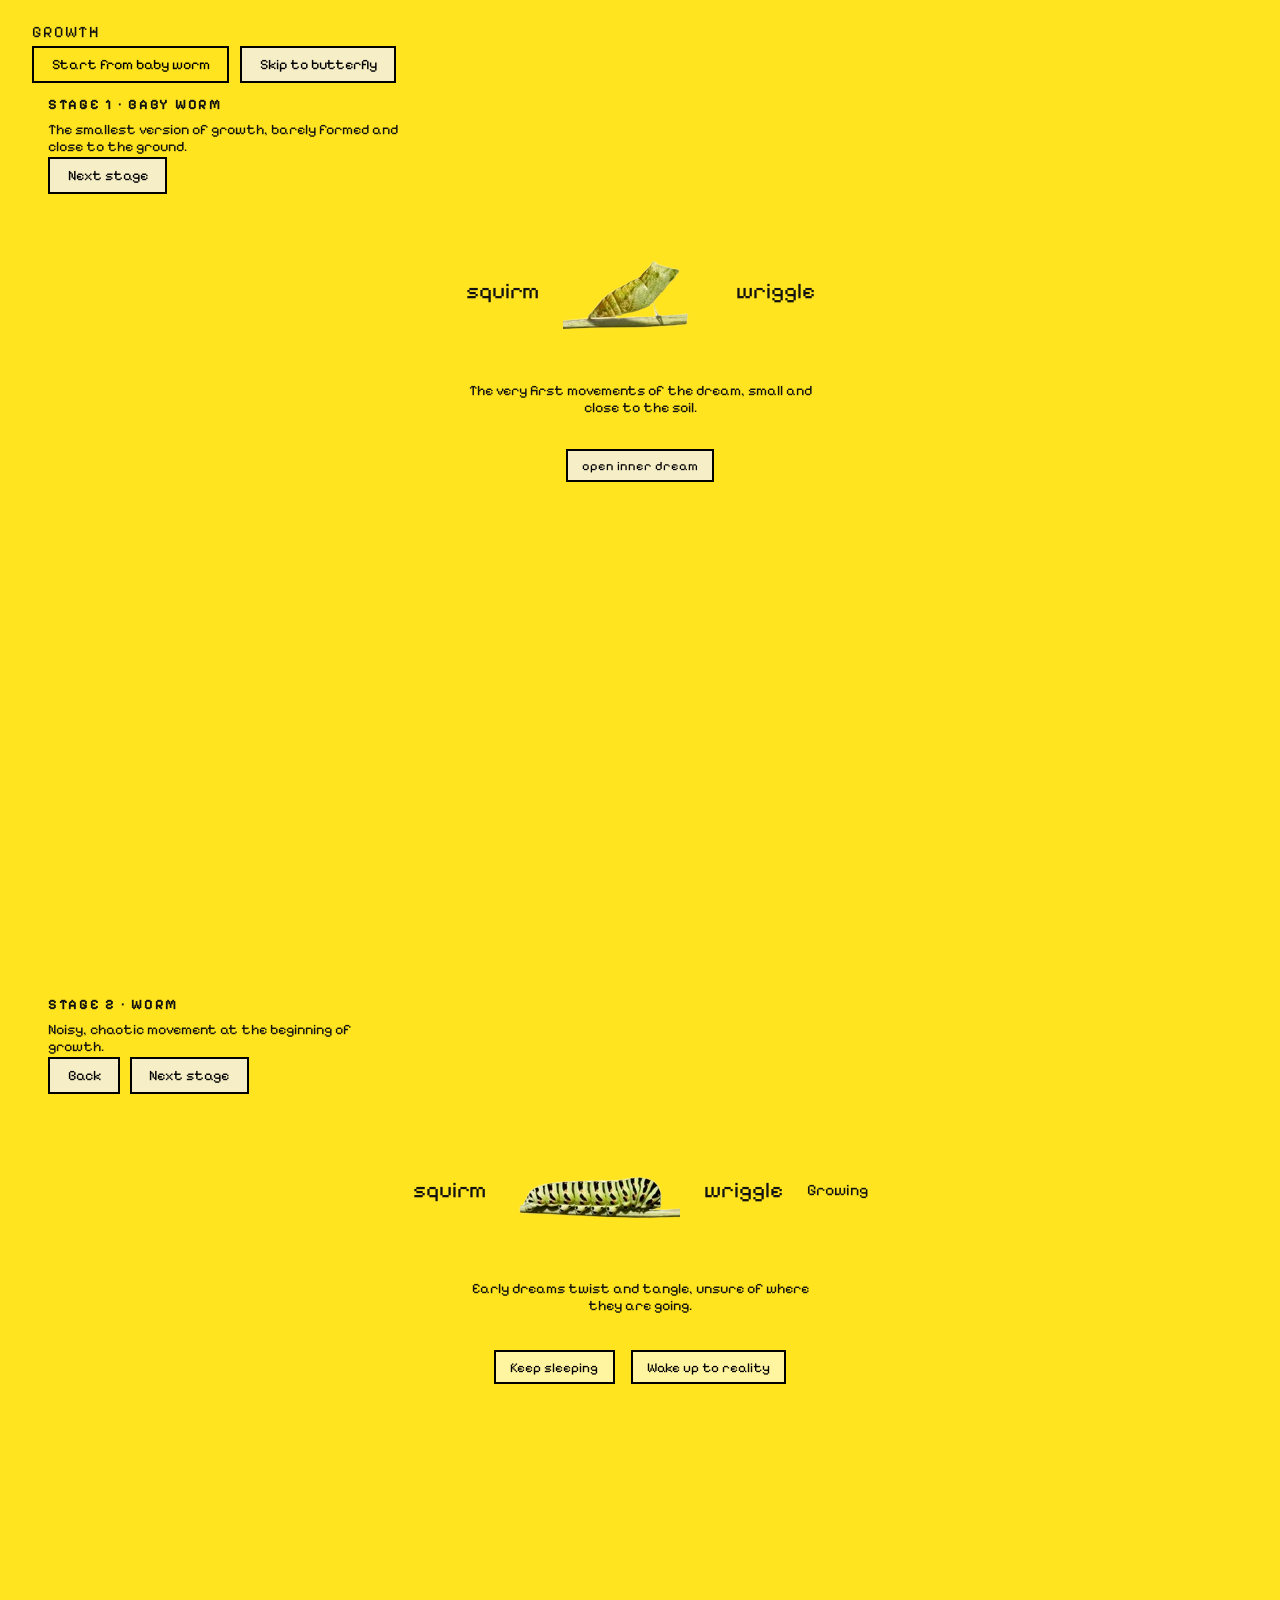
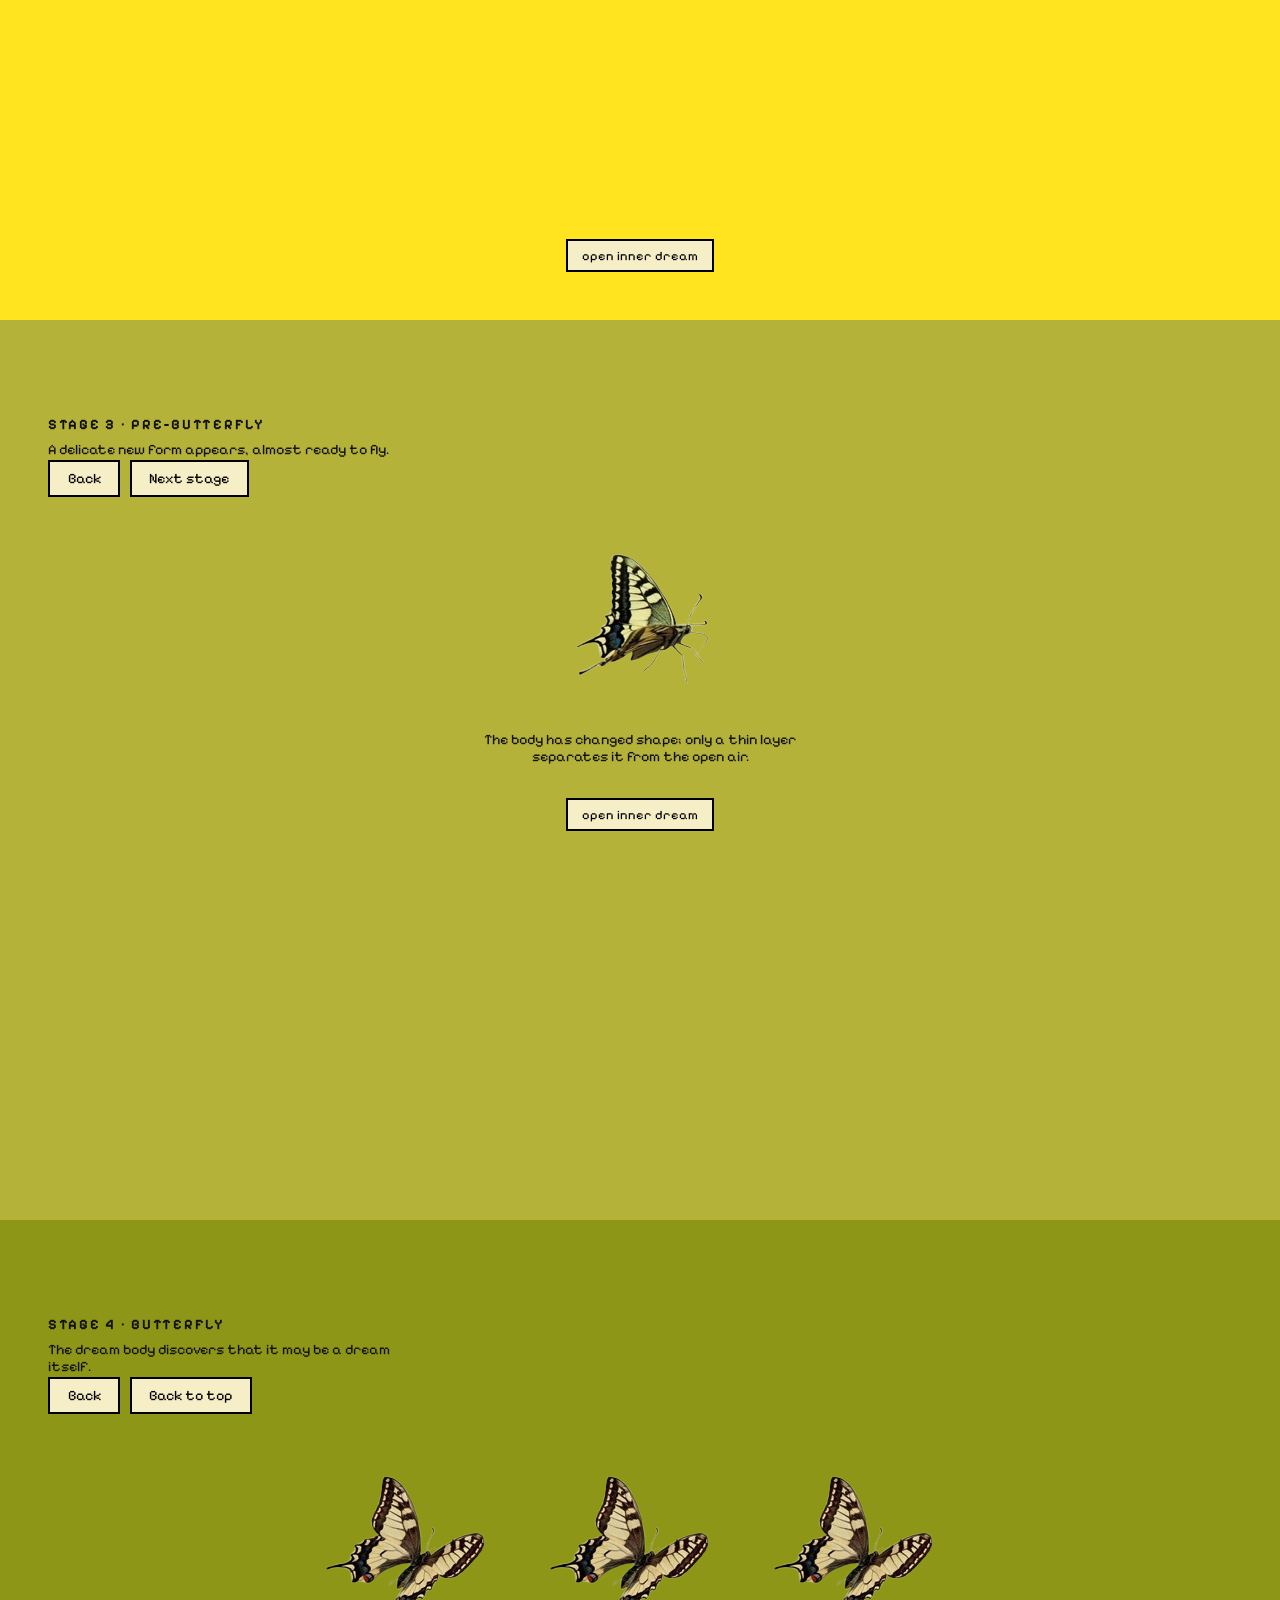
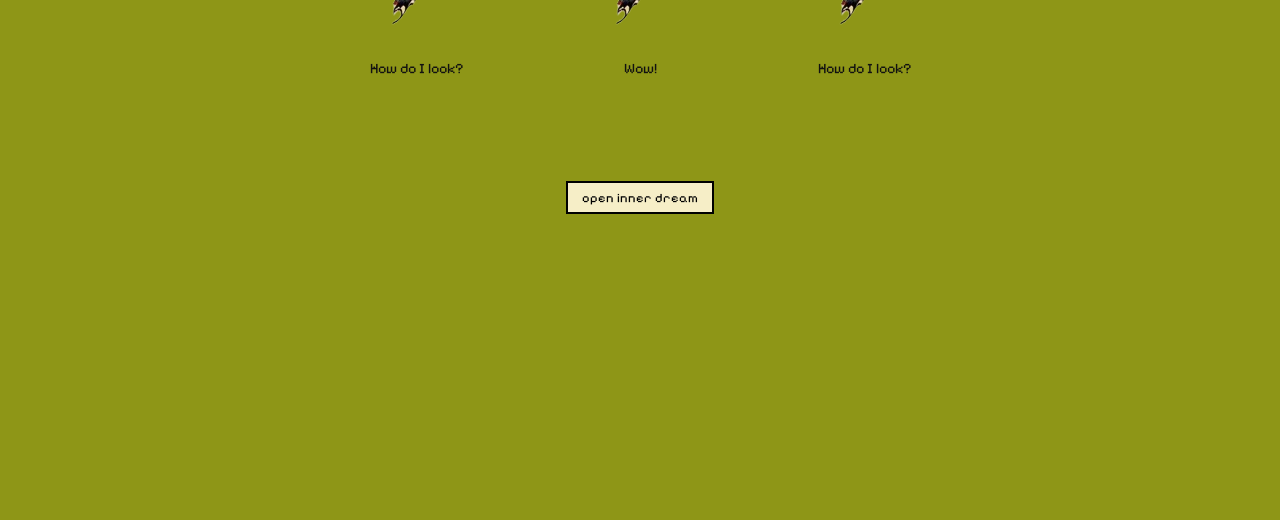
<file: index.html>
<!DOCTYPE html>
<html lang="en">
<head>
  <meta charset="UTF-8" />
  <title>Growth – Worm to Butterfly</title>

  <link rel="preconnect" href="https://fonts.googleapis.com" />
  <link rel="preconnect" href="https://fonts.gstatic.com" crossorigin />
  <link
    href="https://fonts.googleapis.com/css2?family=Pixelify+Sans:wght@400;600;700&display=swap"
    rel="stylesheet"
  />

  <link rel="stylesheet" href="style.css" />
</head>
<body>
  <main class="growth-map">
    <header class="top-hero" id="top">
      <div class="top-inner">
        <div class="logo">growth</div>
        <nav class="main-nav">
       
        </nav>
      </div>

      <section class="hero-content">
        <div class="hero-buttons">
          <a href="#stage-baby-worm" class="btn btn-primary">Start from baby worm</a>
          <a href="#stage-butterfly" class="btn btn-secondary">Skip to butterfly</a>
        </div>
      </section>
    </header>

    <section class="panel panel-yellow stage-baby-worm" id="stage-baby-worm">
      <header class="stage-hero">
        <h2 class="stage-label">Stage 1 · Baby Worm</h2>
        <p class="stage-intro">
          The smallest version of growth, barely formed and close to the ground.
        </p>
        <div class="stage-buttons">
          <a href="#stage-worm" class="btn btn-secondary">Next stage</a>
        </div>
      </header>

      <div class="stage-center">
        <div class="worm-visual">
          <div class="word squirm">squirm</div>
          <img src="images/worm1.png" alt="baby worm" class="stage-img" />
          <div class="word wriggle">wriggle</div>
        </div>

        <p class="stage-description">
          The very first movements of the dream, small and close to the soil.
        </p>

        <button class="inner-dream-toggle" data-stage="1">
          open inner dream
        </button>
      </div>
    </section>


    <section class="panel panel-yellow stage-worm" id="stage-worm">
      <header class="stage-hero">
        <h2 class="stage-label">Stage 2 · Worm</h2>
        <p class="stage-intro">
          Noisy, chaotic movement at the beginning of growth.
        </p>
        <div class="stage-buttons">
          <a href="#stage-baby-worm" class="btn btn-secondary">Back</a>
          <a href="#stage-pre-butterfly" class="btn btn-secondary">Next stage</a>
        </div>
      </header>

      <div class="stage-center">
        <div class="worm-visual">
          <div class="word squirm">squirm</div>
          <img src="images/worm.png" alt="worm" class="stage-img" />
          <div class="word wriggle">wriggle</div>
          <div class="word grow">Growing</div>
        </div>

        <p class="stage-description">
          Early dreams twist and tangle, unsure of where they are going.
        </p>

        <div class="branch-buttons">
          <button class="branch-btn" data-branch="sleep">Keep sleeping</button>
          <button class="branch-btn" data-branch="wake">Wake up to reality</button>
        </div>

  
        <div class="branch-quote branch-quote-sleep">
          <p class="branch-label">Keep sleeping</p>
          <p class="quote">
            “At first, his dreams were chaotic; somewhat later, they were of a
            dialectical nature.” — Jorge Luis Borges, <em>The Circular Ruins</em>
          </p>
          <p class="quote-explain">
            Early dreams are messy and tangled, like a worm that keeps squirming
            without knowing what it will become.
          </p>
        </div>

        <div class="branch-quote branch-quote-wake">
          <p class="branch-label">Wake up to reality</p>
          <p class="quote">
            “Gradually, he accustomed the boy to reality.” — Jorge Luis Borges
          </p>
          <p class="quote-explain">
            The body slowly practices the air of reality, getting ready to leave
            the dream where it was first created.
          </p>
        </div>

        
        <button class="inner-dream-toggle" data-stage="2">
          open inner dream
        </button>
      </div>
    </section>


    <section class="panel panel-olive stage-pre-butterfly" id="stage-pre-butterfly">
      <header class="stage-hero">
        <h2 class="stage-label">Stage 3 · Pre‑Butterfly</h2>
        <p class="stage-intro">
          A delicate new form appears, almost ready to fly.
        </p>
        <div class="stage-buttons">
          <a href="#stage-worm" class="btn btn-secondary">Back</a>
          <a href="#stage-butterfly" class="btn btn-secondary">Next stage</a>
        </div>
      </header>

      <div class="stage-center">
        <img src="images/bu2.png" alt="pre-butterfly" class="stage-img" />

        <p class="stage-description">
          The body has changed shape; only a thin layer separates it from the open air.
        </p>

        <button class="inner-dream-toggle" data-stage="3">
          open inner dream
        </button>
      </div>
    </section>

    
    <section class="panel panel-olive-dark stage-butterfly" id="stage-butterfly">
      <header class="stage-hero">
        <h2 class="stage-label">Stage 4 · Butterfly</h2>
        <p class="stage-intro">
          The dream body discovers that it may be a dream itself.
        </p>
        <div class="stage-buttons">
          <a href="#stage-pre-butterfly" class="btn btn-secondary">Back</a>
          <a href="#top" class="btn btn-secondary">Back to top</a>
        </div>
      </header>

      <div class="stage-center">
        <div class="butterfly-row">
          <div class="butterfly-card">
            <img src="images/bu.png" alt="butterfly" class="stage-img" />
            <p class="caption">How do I look?</p>
          </div>
          <div class="butterfly-card">
            <img src="images/bu.png" alt="butterfly" class="stage-img" />
            <p class="caption">Wow!</p>
          </div>
          <div class="butterfly-card">
            <img src="images/bu.png" alt="butterfly" class="stage-img" />
            <p class="caption">How do I look?</p>
          </div>
        </div>

        <p class="stage-description final-text">

        <p class="quote final-quote">
      

        <button class="inner-dream-toggle" data-stage="4">
          open inner dream
        </button>
      </div>
    </section>
  </main>

 
  <div class="inner-dream-overlay" id="innerDream">
    <div class="inner-dream-content">
      <button class="inner-dream-close">×</button>
      <h2>inner dream</h2>

 
      <div id="innerDreamBody">
  
        <p class="quote">
          “Almost immediately, he dreamt of a beating heart… active, warm,
          secret, the size of a closed fist.” — Jorge Luis Borges,
          <em>The Circular Ruins</em>
        </p>
        <p class="quote-explain">
          Hidden inside, a heart the size of a closed fist is imagined first and
          begins to grow.
        </p>
      </div>
    </div>
  </div>

  <script src="script.js"></script>
</body>
</html>
</file>
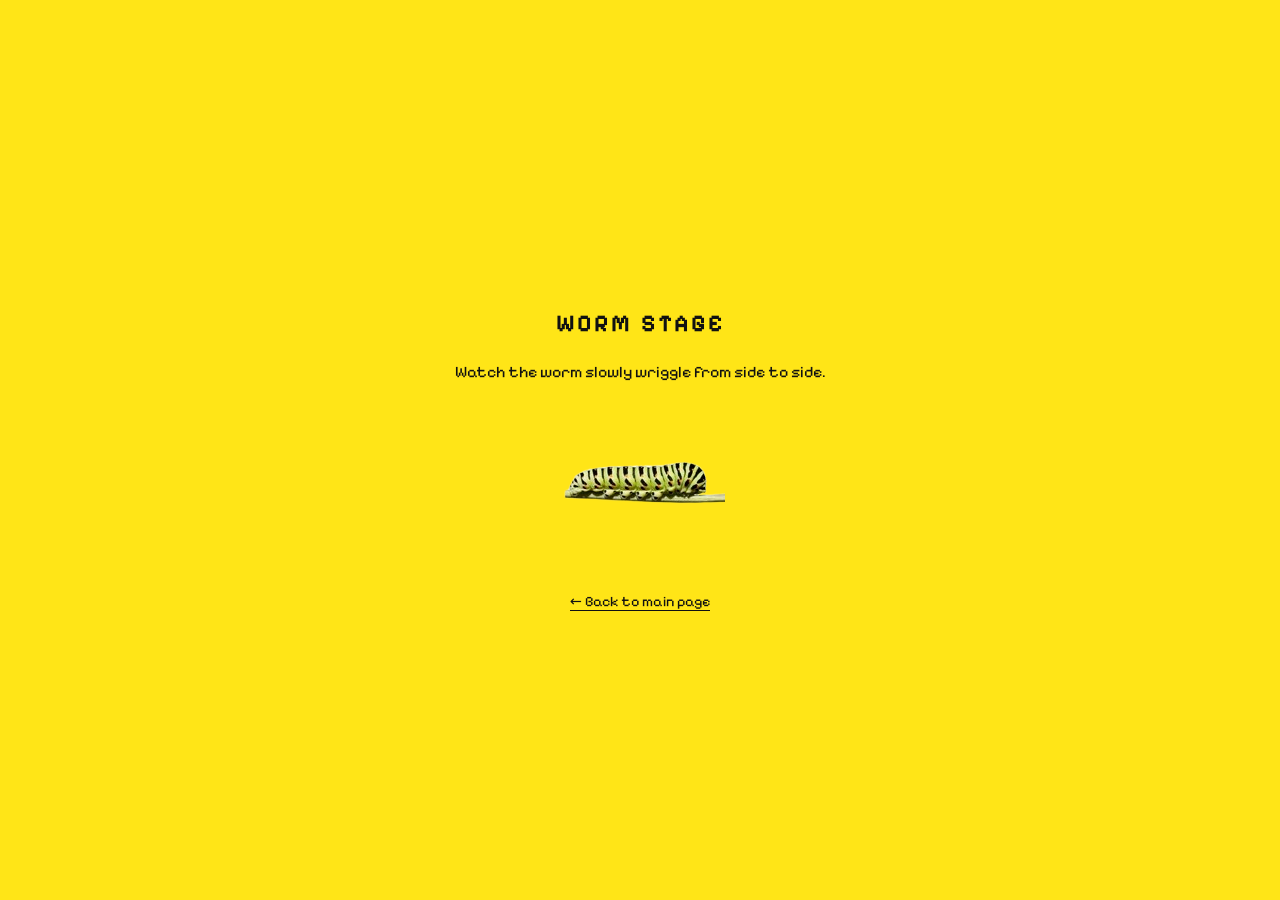
<file: worm.html>
<!DOCTYPE html>
<html lang="en">
<head>
  <meta charset="UTF-8">
<link rel="preconnect" href="https://fonts.googleapis.com">
<link rel="preconnect" href="https://fonts.gstatic.com" crossorigin>
<link href="https://fonts.googleapis.com/css2?family=Pixelify+Sans:wght@400;600;700&display=swap" rel="stylesheet">

  <link rel="stylesheet" href="worm.css">
</head>
<body>

  <section class="worm-page">
    <h1>Worm Stage</h1>
    <p>Watch the worm slowly wriggle from side to side.</p>

    <div class="worm-move-wrapper">
      <img src="images/worm.png" alt="moving worm" class="worm-moving">
    </div>

    <a href="index.html" class="back-link">← Back to main page</a>
  </section>

</body>
</html>
</file>
<file: style.css>
* {
  box-sizing: border-box;
}

html {
  scroll-behavior: smooth;
}

body {
  margin: 0;
  font-family: "Pixelify Sans", system-ui, sans-serif;
  background: #f6eec6;
  color: #111;
}


.top-hero {
  position: fixed;
  top: 0;
  left: 0;
  width: 100%;
  padding: 1.4rem 2rem;
  display: flex;
  flex-direction: column;
  gap: 0.8rem;
  z-index: 10;
  pointer-events: none;
}

.top-inner {
  display: flex;
  justify-content: space-between;
  align-items: center;
}

.logo {
  text-transform: uppercase;
  letter-spacing: 0.12em;
}

.main-nav a {
  margin-left: 1.2rem;
  text-decoration: none;
  color: #111;
  font-size: 0.8rem;
}

.hero-content {
  pointer-events: auto;
}

.hero-content h1 {
  margin: 0.3rem 0 0.2rem;
  font-size: 1.6rem;
}

.hero-content p {
  margin: 0 0 0.8rem;
  font-size: 0.9rem;
}

.hero-buttons .btn {
  margin-right: 0.5rem;
}



.btn {
  border: 2px solid #000;
  background: #ffe41f;
  padding: 0.5rem 1.1rem;
  cursor: pointer;
  font-family: inherit;
  font-size: 0.9rem;
  text-decoration: none;
  color: #000;
}

.btn-secondary {
  background: #f6eec7;
}


.panel {
  position: relative;
  min-height: 100vh;
  padding: 6rem 3rem 3rem; 
}

.panel-yellow {
  background: #ffe41f;
}

.panel-olive {
  background: #b5b23a;
}

.panel-olive-dark {
  background: #8e9617;
}



.stage-hero {
  margin-bottom: 2rem;
}

.stage-label {
  font-size: 0.9rem;
  text-transform: uppercase;
  letter-spacing: 0.12em;
  margin: 0 0 0.5rem;
}

.stage-intro {
  margin: 0 0 0.6rem;
  max-width: 360px;
  font-size: 0.9rem;
}

.stage-buttons .btn {
  margin-right: 0.4rem;
}



.stage-center {
  display: flex;
  flex-direction: column;
  align-items: center;
  text-align: center;
}

.stage-img {
  max-width: 260px;
  display: block;
  margin: 1.5rem auto 0.5rem;
}

.stage-description {
  max-width: 360px;
  margin-top: 1rem;
  font-size: 0.9rem;
}


.word {
  font-size: 1.4rem;
}

.word.grow {
  font-size: 1rem;
}

.worm-visual {
  display: flex;
  align-items: center;
  gap: 1.5rem;
}



.branch-buttons {
  margin-top: 1.4rem;
  display: flex;
  gap: 1rem;
}

.branch-btn {
  border: 2px solid #000;
  background: #fff4a0;
  padding: 0.4rem 0.9rem;
  cursor: pointer;
  font-family: inherit;
  font-size: 0.85rem;
}

.branch-quote {
  margin-top: 1.4rem;
  max-width: 260px;
  background: #000;
  color: #fff;
  padding: 1rem;
  border-radius: 12px;
  font-size: 0.75rem;
  line-height: 1.4;
  opacity: 0;
  pointer-events: none;
  transition: opacity 0.3s ease;
}

.branch-quote.active {
  opacity: 1;
  pointer-events: auto;
}

.branch-label {
  font-size: 0.7rem;
  text-transform: uppercase;
  letter-spacing: 0.08em;
  color: #ffe41f;
  margin-bottom: 0.3rem;
}

.branch-quote .quote-explain {
  color: #e8e8e8;
  margin-top: 0.6rem;
}



.stage-center .inner-dream-toggle {
  margin-top: 1.2rem;
  border: 2px solid #000;
  background: #f6eec7;
  padding: 0.4rem 0.9rem;
  font-family: inherit;
  cursor: pointer;
  font-size: 0.8rem;
}



.inner-dream-overlay {
  position: fixed;
  inset: 0;
  background: rgba(0, 0, 0, 0.6);
  display: flex;
  align-items: center;
  justify-content: center;
  opacity: 0;
  pointer-events: none;
  transition: opacity 0.35s ease;
  z-index: 20;
}

.inner-dream-overlay.active {
  opacity: 1;
  pointer-events: auto;
}

.inner-dream-content {
  background: #f6eec7;
  color: #111;
  max-width: 700px;
  padding: 2rem 2.5rem;
  border-radius: 18px;
  border: 3px solid #000;
  position: relative;
  font-size: 0.9rem;
}

.inner-dream-close {
  position: absolute;
  top: 0.6rem;
  right: 0.9rem;
  border: none;
  background: transparent;
  font-size: 1.4rem;
  cursor: pointer;
}

.inner-dream-content .quote {
  margin-top: 1rem;
}

.inner-dream-content .quote-explain {
  margin-top: 0.4rem;
  font-size: 0.8rem;
  color: #444;
}



.butterfly-row {
  display: flex;
  gap: 2rem;
  align-items: flex-end;
  justify-content: center;
}

.butterfly-card .caption {
  margin-top: 0.6rem;
  font-size: 0.9rem;
}

.final-text {
  max-width: 360px;
  margin-top: 2.5rem;
  font-size: 0.9rem;
}

.final-quote {
  max-width: 380px;
  margin-top: 1rem;
  font-size: 0.8rem;
}



@media (max-width: 768px) {
  .panel {
    padding: 6rem 1.5rem 3rem;
  }

  .butterfly-row {
    flex-direction: column;
  }
}
.stage-center {
  display: flex;
  flex-direction: column;
  align-items: center;
  text-align: center;
}

.stage-center .inner-dream-toggle {
  margin-top: 1.2rem;
  border: 2px solid #000;
  background: #f6eec7;
  padding: 0.4rem 0.9rem;
  font-family: inherit;
  cursor: pointer;
  font-size: 0.8rem;
}
</file>
<file: worm.css>
*,
*::before,
*::after {
  box-sizing: border-box;
}
/* 전체 기본을 픽셀 폰트로 */
body {
  margin: 0;
  font-family: "Pixelify Sans", system-ui, -apple-system, BlinkMacSystemFont, sans-serif;
  background: #ffe517; /* 밝은 노랑 */
  color: #111;
}

/* 로고 / 네비도 픽셀 */
.logo {
  font-family: "Pixelify Sans", sans-serif;
  font-weight: 700;
  letter-spacing: 0.18em;
  text-transform: uppercase;
}

/* 큰 제목들 */
.hero-content h1 {
  margin: 0 0 8px;
  font-size: 2rem;
  font-family: "Pixelify Sans", sans-serif;
}

/* 페이지 안의 'squirm', 'Growing' 같은 단어 */
.word {
  position: absolute;
  font-weight: 700;
  font-family: "Pixelify Sans", monospace;
}

/* 버튼도 살짝 더 각지게 */
.btn {
  border: 2px solid #111;
  border-radius: 3px;
  padding: 8px 14px;
  font-size: 0.8rem;
  font-family: "Pixelify Sans", sans-serif;
  text-transform: uppercase;
}
v
body {
  margin: 0;
  font-family: "Helvetica Neue", Arial, sans-serif;
  background: #ffe517; /* 밝은 노랑 */
  color: #111;
}
/* 전체 기본을 픽셀 폰트로 */
body {
  margin: 0;
  font-family: "Pixelify Sans", system-ui, -apple-system, BlinkMacSystemFont, sans-serif;
  color: #111;
}

/* 로고 / 네비도 픽셀 */
.logo {
  font-family: "Pixelify Sans", sans-serif;
  font-weight: 700;
  letter-spacing: 0.18em;
  text-transform: uppercase;
}

/* 큰 제목들 */
.hero-content h1 {
  margin: 0 0 8px;
  font-size: 2rem;
  font-family: "Pixelify Sans", sans-serif;
}

/* 페이지 안의 'squirm', 'Growing' 같은 단어 */
.word {
  position: absolute;
  font-weight: 700;
  font-family: "Pixelify Sans", monospace;
}

/* 버튼도 살짝 더 각지게 */
.btn {
  border: 2px solid #111;
  border-radius: 3px;
  padding: 8px 14px;
  font-size: 0.8rem;
  font-family: "Pixelify Sans", sans-serif;
  text-transform: uppercase;
}


.worm-page {
  min-height: 100vh;
  display: flex;
  flex-direction: column;
  align-items: center;
  justify-content: center;
  text-align: center;
  padding: 24px;
}

.worm-page h1 {
  margin-bottom: 8px;
  letter-spacing: 0.12em;
  text-transform: uppercase;
}

.worm-page p {
  margin-bottom: 32px;
}

.worm-move-wrapper {
  width: 260px;
  height: 140px;
  position: relative;
  overflow: visible;
}

/* 좌우로 살짝 움직이는 애니메이션 */
.worm-moving {
  max-width: 260px;
  position: absolute;
  top: 50%;
  left: 50%;
  transform: translate(-50%, -50%);
  animation: worm-wiggle 3s ease-in-out infinite;
}

@keyframes worm-wiggle {
  0%   { transform: translate(-50%, -50%) translateX(-20px); }
  50%  { transform: translate(-50%, -50%) translateX(20px); }
  100% { transform: translate(-50%, -50%) translateX(-20px); }
}

.back-link {
  margin-top: 40px;
  text-decoration: none;
  color: #111;
  border-bottom: 1px solid #111;
  font-size: 0.9rem;
}
</file>
